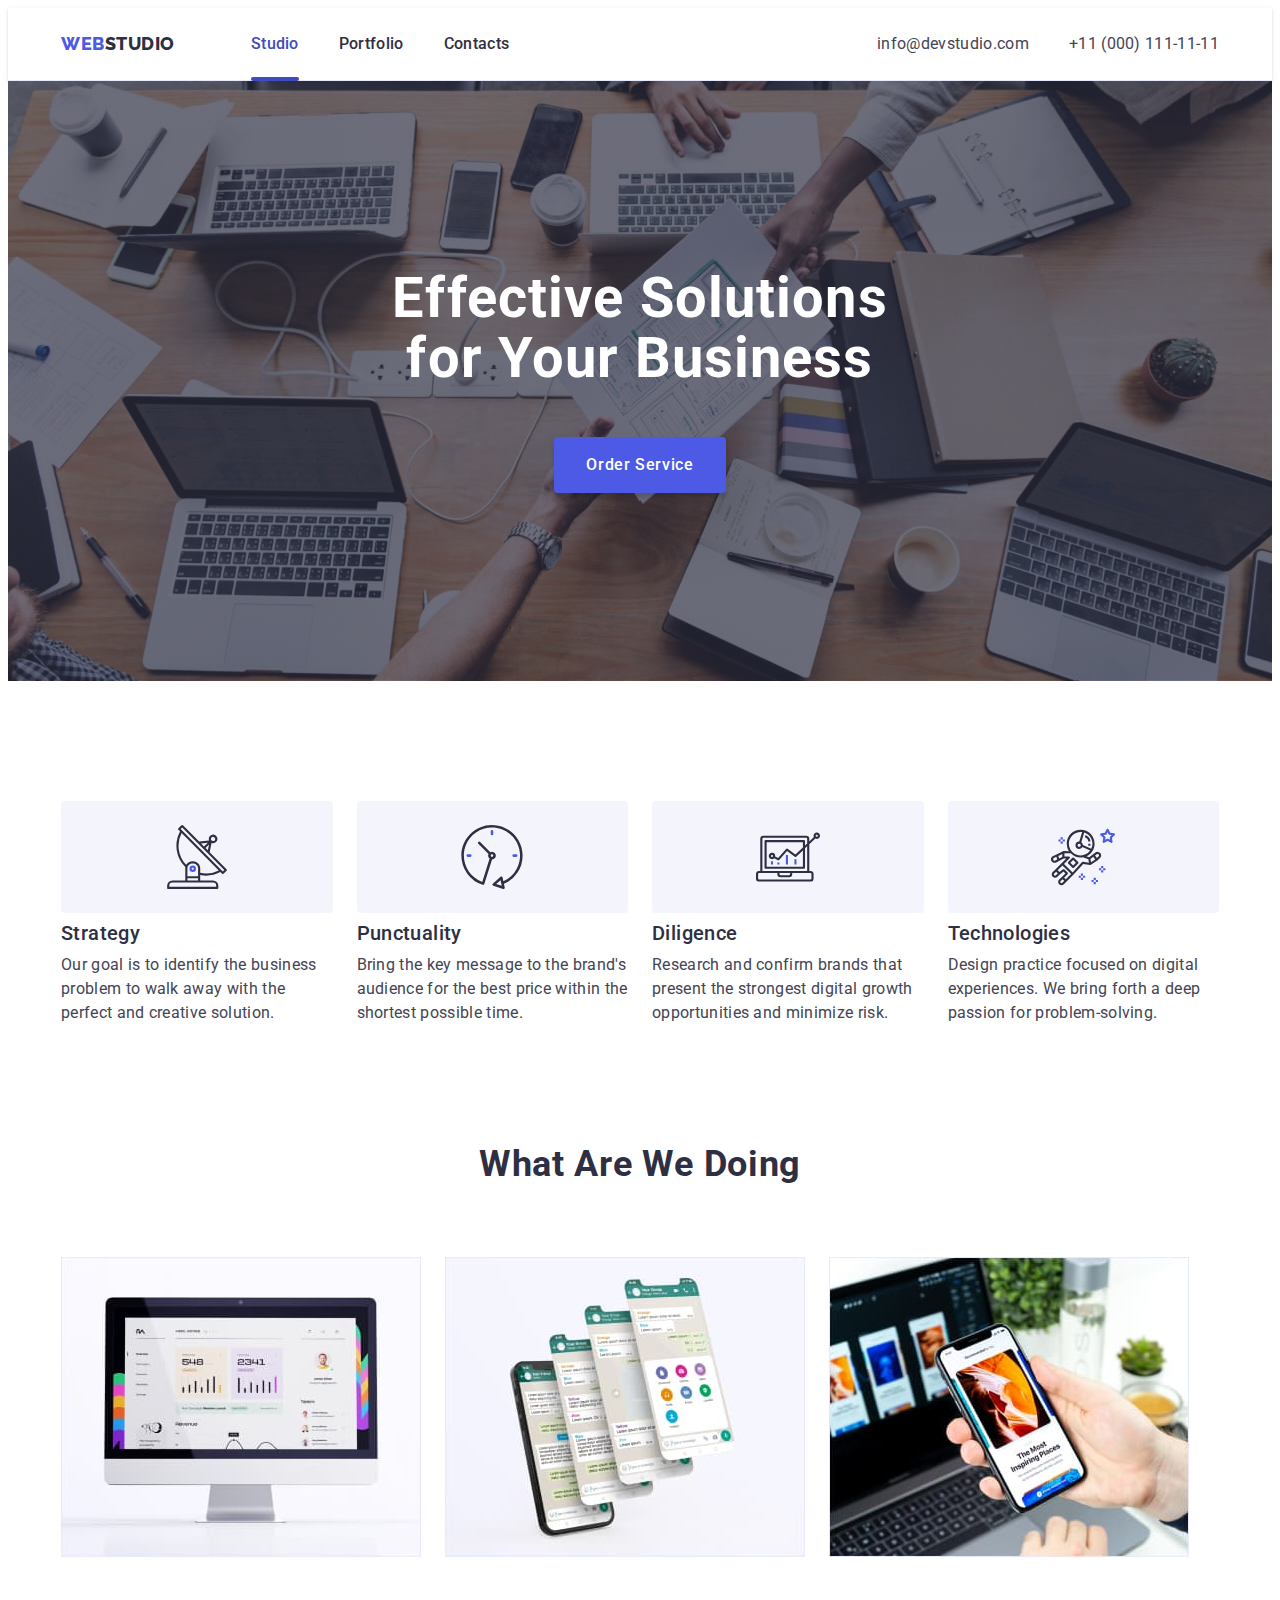
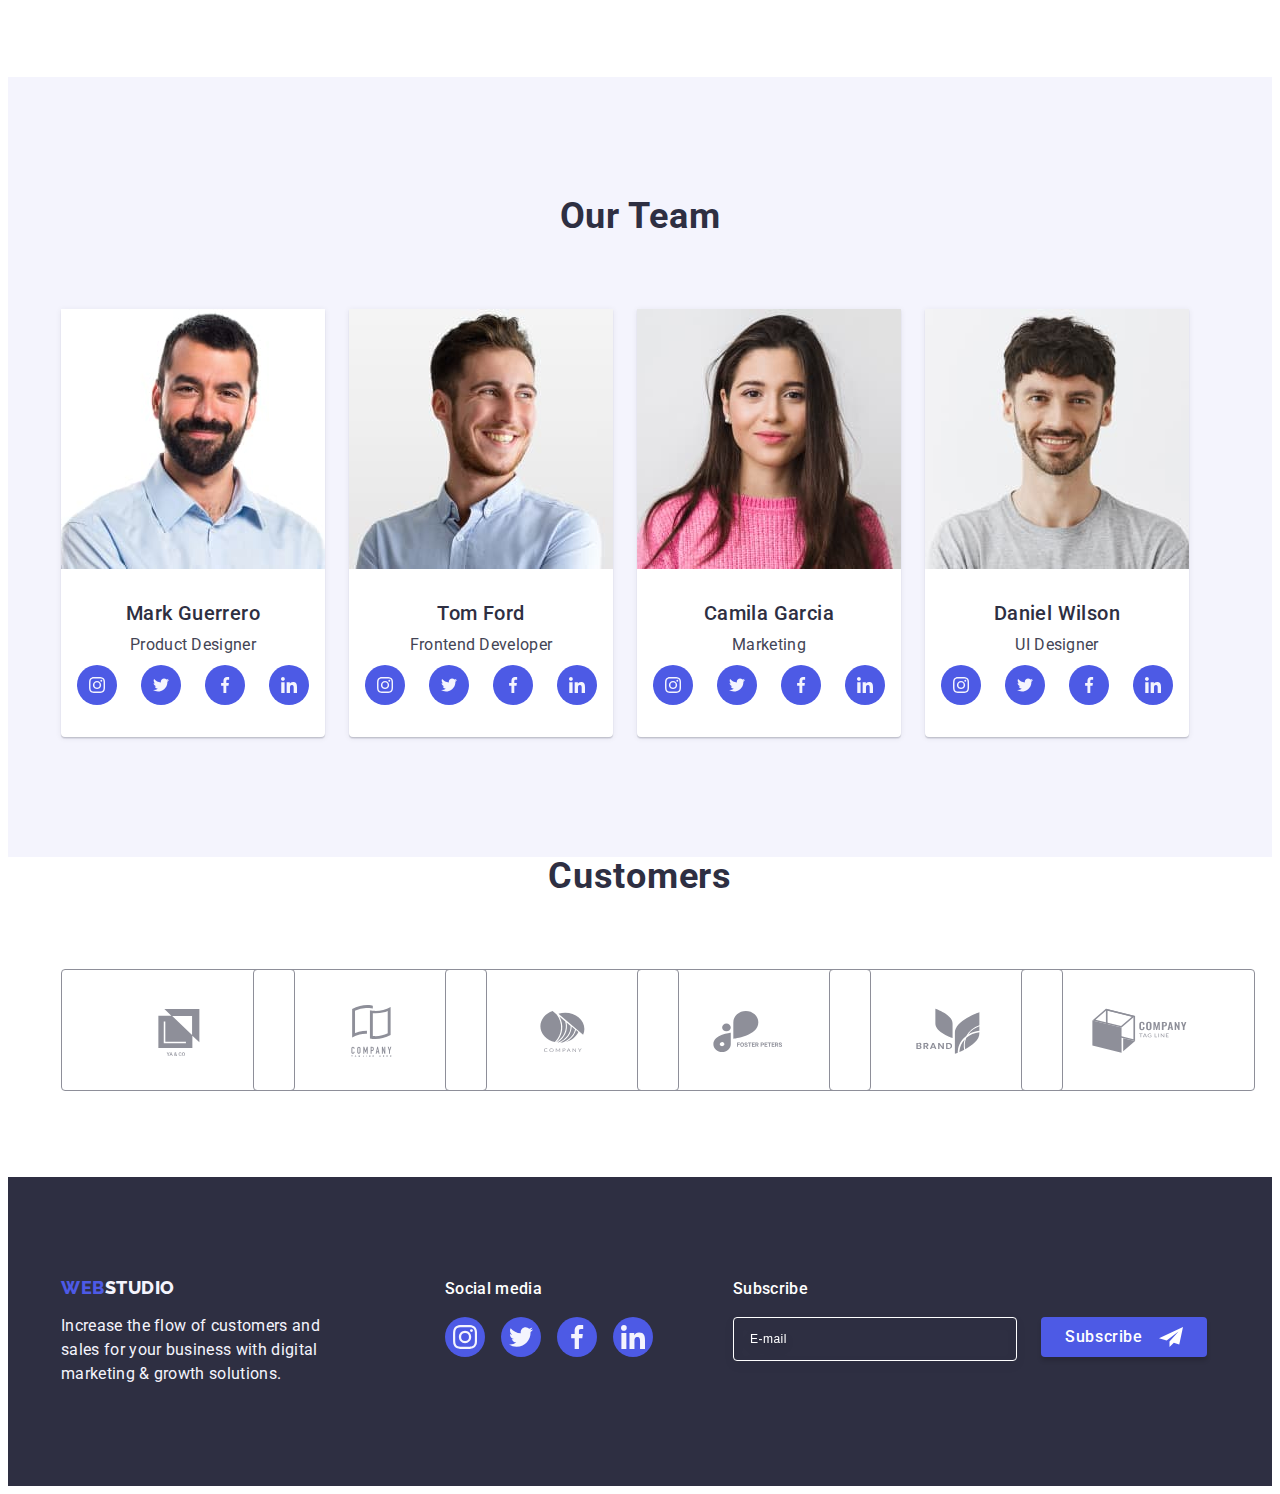
<file: index.html>
<!DOCTYPE html>
<html lang="en">
  <head>
    <meta charset="UTF-8" />
    <meta http-equiv="X-UA-Compatible" content="IE=edge" />
    <meta name="viewport" content="width=device-width, initial-scale=1.0" />
    <title>WebStudio</title>
    <link rel="preconnect" href="https://fonts.googleapis.com" />
    <link rel="preconnect" href="https://fonts.gstatic.com" crossorigin />
    <link
      href="https://fonts.googleapis.com/css2?family=Raleway:wght@800&family=Roboto:wght@400;500;700;900&display=swap"
      rel="stylesheet"
    />
    <link
      rel="stylesheet"
      href="https://cdnjs.cloudflare.com/ajax/libs/modern-normalize/2.0.0/modern-normalize.min.css"
      integrity="sha512-4xo8blKMVCiXpTaLzQSLSw3KFOVPWhm/TRtuPVc4WG6kUgjH6J03IBuG7JZPkcWMxJ5huwaBpOpnwYElP/m6wg=="
      crossorigin="anonymous"
      referrerpolicy="no-referrer"
    />
    <link rel="stylesheet" href="./css/styles.css" />
  </head>

  <body>
    <header class="header">
      <div class="container header-container">
        <nav class="header-nav">
          <a class="logo link" href="./index.html"
            >Web<span class="logo-header">Studio</span></a
          >
          <ul class="header-nav-list list">
            <li class="header-nav-item">
              <a class="header-nav-link link current" href="./index.html"
                >Studio</a
              >
            </li>
            <li class="header-nav-item">
              <a class="header-nav-link link" href="./portfolio.html"
                >Portfolio</a
              >
            </li>
            <li class="header-nav-item">
              <a class="header-nav-link link" href="">Contacts</a>
            </li>
          </ul>
        </nav>
        <address class="header-add">
          <ul class="header-add-list list">
            <li class="header-add-item">
              <a class="header-add-link link" href="mailto:info@devstudio.com"
                >info@devstudio.com</a
              >
            </li>
            <li class="header-add-item">
              <a class="header-add-link link" href="tel:+110001111111"
                >+11 (000) 111-11-11</a
              >
            </li>
          </ul>
        </address>
      </div>
    </header>

    <main>
      <section class="hero">
        <div class="container hero-container">
          <h1 class="hero-title">Effective Solutions for Your Business</h1>
          <button class="hero-btn" type="button" data-modal-open>
            Order Service
          </button>
        </div>
      </section>

      <section class="advantages">
        <div class="container advantages-container">
          <h2 class="advantages-title visually-hidden">Second section</h2>
          <ul class="advantages-list list">
            <li class="advantages-item">
              <div class="advantages-svg-block">
                <svg class="advantages-svg-icon" width="64" height="64">
                  <use href="./images/icons.svg#icon-antenna-1"></use>
                </svg>
              </div>
              <h3 class="advantages-item-title">Strategy</h3>
              <p class="advantages-item-text">
                Our goal is to identify the business problem to walk away with
                the perfect and creative solution.
              </p>
            </li>
            <li class="advantages-item">
              <div class="advantages-svg-block">
                <svg class="advantages-svg-icon" width="64" height="64">
                  <use href="./images/icons.svg#icon-clock-1"></use>
                </svg>
              </div>
              <h3 class="advantages-item-title">Punctuality</h3>
              <p class="advantages-item-text">
                Bring the key message to the brand's audience for the best price
                within the shortest possible time.
              </p>
            </li>
            <li class="advantages-item">
              <div class="advantages-svg-block">
                <svg class="advantages-svg-icon" width="64" height="64">
                  <use href="./images/icons.svg#icon-diagram-1"></use>
                </svg>
              </div>
              <h3 class="advantages-item-title">Diligence</h3>
              <p class="advantages-item-text">
                Research and confirm brands that present the strongest digital
                growth opportunities and minimize risk.
              </p>
            </li>
            <li class="advantages-item">
              <div class="advantages-svg-block">
                <svg class="advantages-svg-icon" width="64" height="64">
                  <use href="./images/icons.svg#icon-astronaut-1"></use>
                </svg>
              </div>
              <h3 class="advantages-item-title">Technologies</h3>
              <p class="advantages-item-text">
                Design practice focused on digital experiences. We bring forth a
                deep passion for problem-solving.
              </p>
            </li>
          </ul>
        </div>
      </section>

      <section class="picture">
        <div class="container">
          <h2 class="picture-title">What are we doing</h2>
          <ul class="picture-list list">
            <li class="picture-item">
              <img
                class="picture-img"
                src="./images/img-1.jpg"
                alt="desktop"
                width="360"
                height="300"
              />
            </li>
            <li class="picture-item">
              <img
                class="picture-img"
                src="./images/img-2.jpg"
                alt="mobile apps"
                width="360"
                height="300"
              />
            </li>
            <li class="picture-item">
              <img
                class="picture-img"
                src="./images/img-3.jpg"
                alt="mobile"
                width="360"
                height="300"
              />
            </li>
          </ul>
        </div>
      </section>

      <section class="team">
        <div class="container">
          <h2 class="team-title">Our Team</h2>
          <ul class="team-list list">
            <li class="team-item">
              <img
                class="team-img"
                src="./images/foto-1.jpg"
                alt="foto Mark Guerrero"
                width="264"
                height="260"
              />
              <div class="team-info">
                <h3 class="team-name">Mark Guerrero</h3>
                <p class="team-prof">Product Designer</p>
                <ul class="list social-list">
                  <li class="social-item">
                    <a class="link social-link" href="#">
                      <svg class="social-svg" width="16" height="16">
                        <use href="./images/icons.svg#icon-instagram-2"></use>
                      </svg>
                    </a>
                  </li>
                  <li class="social-item">
                    <a class="link social-link" href="#">
                      <svg class="social-svg" width="16" height="16">
                        <use href="./images/icons.svg#icon-twitter-1"></use>
                      </svg>
                    </a>
                  </li>
                  <li class="social-item">
                    <a class="link social-link" href="#">
                      <svg class="social-svg" width="16" height="16">
                        <use href="./images/icons.svg#icon-facebook-1"></use>
                      </svg>
                    </a>
                  </li>
                  <li class="social-item">
                    <a class="link social-link" href="#">
                      <svg class="social-svg" width="16" height="16">
                        <use href="./images/icons.svg#icon-linkedin-1"></use>
                      </svg>
                    </a>
                  </li>
                </ul>
              </div>
            </li>
            <li class="team-item">
              <img
                class="team-img"
                src="./images/foto-2.jpg"
                alt="foto Tom Ford"
                width="264"
                height="260"
              />
              <div class="team-info">
                <h3 class="team-name">Tom Ford</h3>
                <p class="team-prof">Frontend Developer</p>
                <ul class="list social-list">
                  <li class="social-item">
                    <a class="link social-link" href="#">
                      <svg class="social-svg" width="16" height="16">
                        <use href="./images/icons.svg#icon-instagram-2"></use>
                      </svg>
                    </a>
                  </li>
                  <li class="social-item">
                    <a class="link social-link" href="#">
                      <svg class="social-svg" width="16" height="16">
                        <use href="./images/icons.svg#icon-twitter-1"></use>
                      </svg>
                    </a>
                  </li>
                  <li class="social-item">
                    <a class="link social-link" href="#">
                      <svg class="social-svg" width="16" height="16">
                        <use href="./images/icons.svg#icon-facebook-1"></use>
                      </svg>
                    </a>
                  </li>
                  <li class="social-item">
                    <a class="link social-link" href="#">
                      <svg class="social-svg" width="16" height="16">
                        <use href="./images/icons.svg#icon-linkedin-1"></use>
                      </svg>
                    </a>
                  </li>
                </ul>
              </div>
            </li>
            <li class="team-item">
              <img
                class="team-img"
                src="./images/foto-3.jpg"
                alt="foto Camila Garcia"
                width="264"
                height="260"
              />
              <div class="team-info">
                <h3 class="team-name">Camila Garcia</h3>
                <p class="team-prof">Marketing</p>
                <ul class="list social-list">
                  <li class="social-item">
                    <a class="link social-link" href="#">
                      <svg class="social-svg" width="16" height="16">
                        <use href="./images/icons.svg#icon-instagram-2"></use>
                      </svg>
                    </a>
                  </li>
                  <li class="social-item">
                    <a class="link social-link" href="#">
                      <svg class="social-svg" width="16" height="16">
                        <use href="./images/icons.svg#icon-twitter-1"></use>
                      </svg>
                    </a>
                  </li>
                  <li class="social-item">
                    <a class="link social-link" href="#">
                      <svg class="social-svg" width="16" height="16">
                        <use href="./images/icons.svg#icon-facebook-1"></use>
                      </svg>
                    </a>
                  </li>
                  <li class="social-item">
                    <a class="link social-link" href="#">
                      <svg class="social-svg" width="16" height="16">
                        <use href="./images/icons.svg#icon-linkedin-1"></use>
                      </svg>
                    </a>
                  </li>
                </ul>
              </div>
            </li>
            <li class="team-item">
              <img
                class="team-img"
                src="./images/foto-4.jpg"
                alt="foto Daniel Wilson"
                width="264"
                height="260"
              />
              <div class="team-info">
                <h3 class="team-name">Daniel Wilson</h3>
                <p class="team-prof">UI Designer</p>
                <ul class="list social-list">
                  <li class="social-item">
                    <a class="link social-link" href="#">
                      <svg class="social-svg" width="16" height="16">
                        <use href="./images/icons.svg#icon-instagram-2"></use>
                      </svg>
                    </a>
                  </li>
                  <li class="social-item">
                    <a class="link social-link" href="#">
                      <svg class="social-svg" width="16" height="16">
                        <use href="./images/icons.svg#icon-twitter-1"></use>
                      </svg>
                    </a>
                  </li>
                  <li class="social-item">
                    <a class="link social-link" href="#">
                      <svg class="social-svg" width="16" height="16">
                        <use href="./images/icons.svg#icon-facebook-1"></use>
                      </svg>
                    </a>
                  </li>
                  <li class="social-item">
                    <a class="link social-link" href="#">
                      <svg class="social-svg" width="16" height="16">
                        <use href="./images/icons.svg#icon-linkedin-1"></use>
                      </svg>
                    </a>
                  </li>
                </ul>
              </div>
            </li>
          </ul>
        </div>
      </section>
      <section class="customers">
        <div class="container">
          <h2 class="customers-title">Customers</h2>
          <ul class="list customers-list">
            <li class="customers-item">
              <a class="link customers-link" href="#">
                <svg class="customers-svg" width="104" height="56">
                  <use href="./images/icons.svg#icon-Logo-1"></use>
                </svg>
              </a>
            </li>
            <li class="customers-item">
              <a class="link customers-link" href="#">
                <svg class="customers-svg" width="104" height="56">
                  <use href="./images/icons.svg#icon-Logo-2"></use>
                </svg>
              </a>
            </li>
            <li class="customers-item">
              <a class="link customers-link" href="#">
                <svg class="customers-svg" width="104" height="56">
                  <use href="./images/icons.svg#icon-Logo-3"></use>
                </svg>
              </a>
            </li>
            <li class="customers-item">
              <a class="link customers-link" href="#">
                <svg class="customers-svg" width="104" height="56">
                  <use href="./images/icons.svg#icon-Logo-4"></use>
                </svg>
              </a>
            </li>
            <li class="customers-item">
              <a class="link customers-link" href="#">
                <svg class="customers-svg" width="104" height="56">
                  <use href="./images/icons.svg#icon-Logo-5"></use>
                </svg>
              </a>
            </li>
            <li class="customers-item">
              <a class="link customers-link" href="#">
                <svg class="customers-svg" width="104" height="56">
                  <use href="./images/icons.svg#icon-Logo-6"></use>
                </svg>
              </a>
            </li>
          </ul>
        </div>
      </section>
    </main>

    <footer class="footer">
      <div class="container footer-container">
        <div class="footer-box">
          <a class="logo link" href="./index.html"
            >Web<span class="logo-footer">Studio</span></a
          >
          <p class="footer-text">
            Increase the flow of customers and sales for your business with
            digital marketing & growth solutions.
          </p>
        </div>
        <div class="footer-social-box">
          <p class="footer-social-title">Social media</p>
          <ul class="list footer-social-list">
            <li class="footer-social-item">
              <a class="link footer-social-link" href="#">
                <svg class="footer-social-svg" width="24" height="24">
                  <use href="./images/icons.svg#icon-instagram-2"></use>
                </svg>
              </a>
            </li>
            <li class="footer-social-item">
              <a class="link footer-social-link" href="#">
                <svg class="footer-social-svg" width="24" height="24">
                  <use href="./images/icons.svg#icon-twitter-1"></use>
                </svg>
              </a>
            </li>
            <li class="footer-social-item">
              <a class="link footer-social-link" href="#">
                <svg class="footer-social-svg" width="24" height="24">
                  <use href="./images/icons.svg#icon-facebook-1"></use>
                </svg>
              </a>
            </li>
            <li class="footer-social-item">
              <a class="link footer-social-link" href="#">
                <svg class="footer-social-svg" width="24" height="24">
                  <use href="./images/icons.svg#icon-linkedin-1"></use>
                </svg>
              </a>
            </li>
          </ul>
        </div>
        <div class="footer-form-container">
          <p class="footer-form-title">Subscribe</p>
          <form class="footer-form">
            <label class="footer-label" aria-label="footer email">
              <input
                type="email"
                name="footer-email"
                id="footer-email"
                placeholder="E-mail"
                class="footer-input"
              />
            </label>
            <button type="submit" class="footer-btn">
              Subscribe
              <svg class="footer-soc-icon" width="24" height="24">
                <use href="./images/icons.svg#icon-telegram"></use>
              </svg>
            </button>
          </form>
        </div>
      </div>
    </footer>

    <div class="backdrop is-hidden" data-modal>
      <div class="modal">
        <button type="button" class="modal-btn" data-modal-close>
          <svg class="modal-close-svg" width="8" height="8">
            <use href="./images/icons.svg#icon-close"></use>
          </svg>
        </button>
        <p class="modal-title">Leave your contacts and we will call you back</p>
        <form class="modal-form">
          <div class="modal-field">
            <label for="user-name" class="modal-label">Name</label>
            <div class="input-wrap">
              <input
                type="text"
                name="user-name"
                id="user-name"
                class="modal-input"
              />
              <svg class="input-icon" width="18" height="24">
                <use href="./images/icons.svg#icon-person-black"></use>
              </svg>
            </div>
          </div>
          <div class="modal-field">
            <label for="user-tel" class="modal-label">Phone</label>
            <div class="input-wrap">
              <input
                type="tel"
                name="user-tel"
                id="user-tel"
                class="modal-input"
              />
              <svg class="input-icon" width="18" height="24">
                <use href="./images/icons.svg#icon-phone-black"></use>
              </svg>
            </div>
          </div>
          <div class="modal-field">
            <label for="user-email" class="modal-label">Email</label>
            <div class="input-wrap">
              <input
                type="email"
                name="user-email"
                id="user-email"
                class="modal-input"
              />
              <svg class="input-icon" width="18" height="24">
                <use href="./images/icons.svg#icon-email-black"></use>
              </svg>
            </div>
          </div>
          <div class="modal-field">
            <label for="user-comment" class="modal-label">Comment</label>
            <textarea
              name="user-comment"
              id="user-comment"
              placeholder="Text input"
              class="modal-textarea"
            ></textarea>
          </div>
          <div class="modal-field modal-field-chexbox">
            <input
              type="checkbox"
              name="user-privacy"
              id="user-privacy"
              class="input-check visually-hidden"
              value="true"
            />
            <label for="user-privacy" class="check-text">
              <span class="user-privacy-check">
                <svg class="check-icon" width="10" height="8">
                  <use href="./images/icons.svg#icon-chek"></use>
                </svg>
              </span>
              I accept the terms and conditions of the&nbsp;
              <a class="user-privecy-link" href="">Privacy Policy</a>
            </label>
          </div>
          <button type="submit" class="modal-send-btn">Send</button>
        </form>
      </div>
    </div>
    <script src="./js/modal.js"></script>
  </body>
</html>
</file>
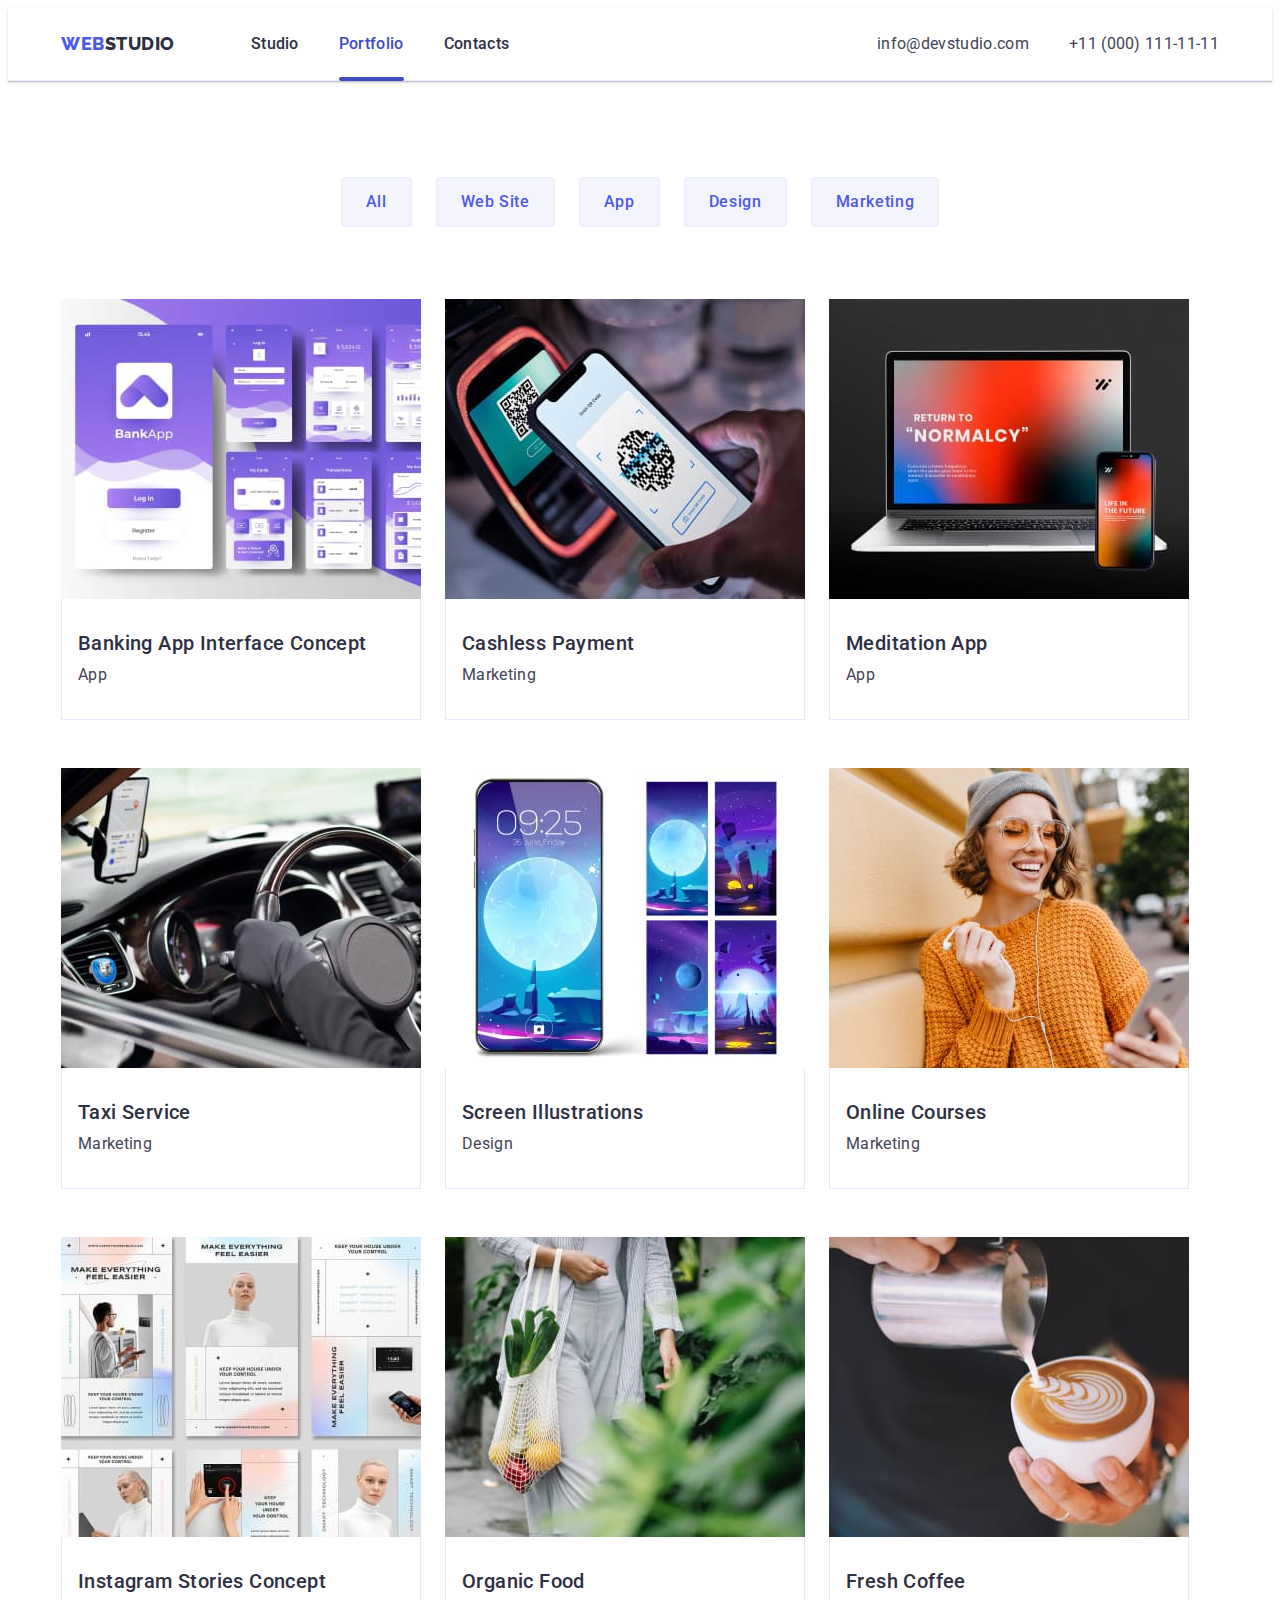
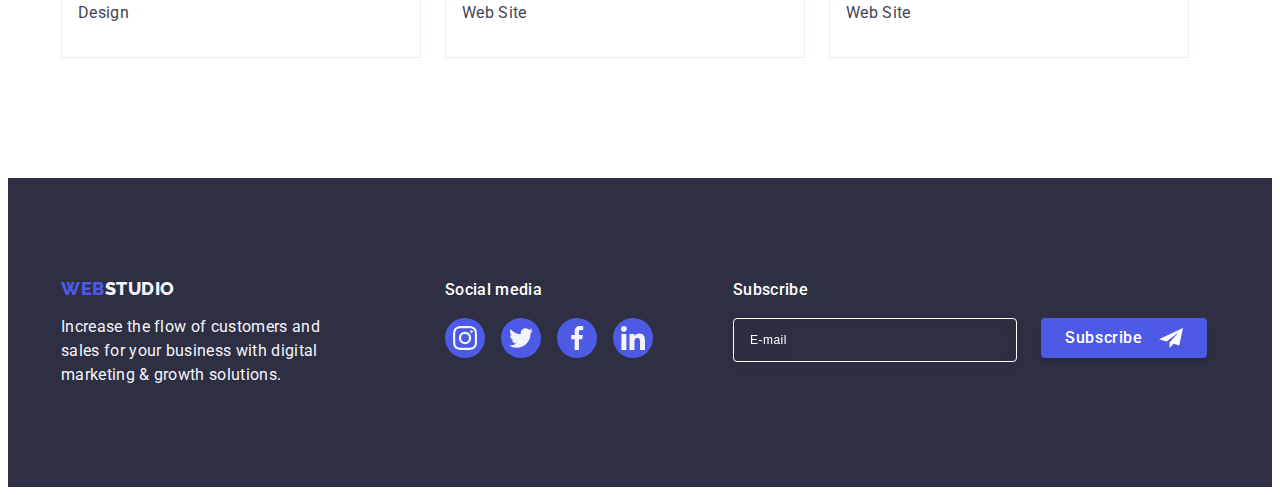
<file: portfolio.html>
<!DOCTYPE html>
<html lang="en">
  <head>
    <meta charset="UTF-8" />
    <meta http-equiv="X-UA-Compatible" content="IE=edge" />
    <meta name="viewport" content="width=device-width, initial-scale=1.0" />
    <title>Portfolio</title>
    <link rel="preconnect" href="https://fonts.googleapis.com" />
    <link rel="preconnect" href="https://fonts.gstatic.com" crossorigin />
    <link
      href="https://fonts.googleapis.com/css2?family=Raleway:wght@800&family=Roboto:wght@400;500;700;900&display=swap"
      rel="stylesheet"
    />
    <link
      rel="stylesheet"
      href="https://cdnjs.cloudflare.com/ajax/libs/modern-normalize/2.0.0/modern-normalize.min.css"
      integrity="sha512-4xo8blKMVCiXpTaLzQSLSw3KFOVPWhm/TRtuPVc4WG6kUgjH6J03IBuG7JZPkcWMxJ5huwaBpOpnwYElP/m6wg=="
      crossorigin="anonymous"
      referrerpolicy="no-referrer"
    />
    <link rel="stylesheet" href="./css/styles.css" />
  </head>

  <body>
    <header class="header">
      <div class="container header-container">
        <nav class="header-nav">
          <a class="logo link" href="./index.html"
            >Web<span class="logo-header">Studio</span></a
          >
          <ul class="header-nav-list list">
            <li class="header-nav-item">
              <a class="header-nav-link link" href="./index.html">Studio</a>
            </li>
            <li class="header-nav-item">
              <a class="header-nav-link link current" href="./portfolio.html"
                >Portfolio</a
              >
            </li>
            <li class="header-nav-item">
              <a class="header-nav-link link" href="">Contacts</a>
            </li>
          </ul>
        </nav>
        <address class="header-add">
          <ul class="header-add-list list">
            <li class="header-add-item">
              <a class="header-add-link link" href="mailto:info@devstudio.com"
                >info@devstudio.com</a
              >
            </li>
            <li class="header-add-item">
              <a class="header-add-link link" href="tel:+110001111111"
                >+11 (000) 111-11-11</a
              >
            </li>
          </ul>
        </address>
      </div>
    </header>

    <main>
      <section class="product">
        <div class="container app-container">
          <h1 class="visually-hidden">Product of company</h1>
          <ul class="filter-list list">
            <li class="filter-item">
              <button class="filter-btn" type="button">All</button>
            </li>
            <li class="filter-item">
              <button class="filter-btn" type="button">Web Site</button>
            </li>
            <li class="filter-item">
              <button class="filter-btn" type="button">App</button>
            </li>
            <li class="filter-item">
              <button class="filter-btn" type="button">Design</button>
            </li>
            <li class="filter-item">
              <button class="filter-btn" type="button">Marketing</button>
            </li>
          </ul>

          <ul class="product-list list">
            <li class="product-item">
              <a class="link product-link" href="">
                <div class="product-overlay-box">
                  <img
                    class="product-img"
                    src="./images/card-1.jpg"
                    alt="Exemple of banking app"
                    width="360"
                    height="300"
                  />
                  <p class="product-overlay-text">
                    14 Stylish and User-Friendly App Design Concepts · Task
                    Manager App · Calorie Tracker App · Exotic Fruit Ecommerce
                    App · Cloud Storage App
                  </p>
                </div>
                <div class="product-content">
                  <h2 class="product-title">Banking App Interface Concept</h2>
                  <p class="product-text">App</p>
                </div>
              </a>
            </li>
            <li class="product-item">
              <a class="link product-link" href="">
                <div class="product-overlay-box">
                  <img
                    class="product-img"
                    src="./images/card-2.jpg"
                    alt="exemple of cashless Payment"
                    width="360"
                    height="300"
                  />
                  <p class="product-overlay-text">
                    14 Stylish and User-Friendly App Design Concepts · Task
                    Manager App · Calorie Tracker App · Exotic Fruit Ecommerce
                    App · Cloud Storage App
                  </p>
                </div>
                <div class="product-content">
                  <h2 class="product-title">Cashless Payment</h2>
                  <p class="product-text">Marketing</p>
                </div>
              </a>
            </li>
            <li class="product-item">
              <a class="link product-link" href="">
                <div class="product-overlay-box">
                  <img
                    class="product-img"
                    src="./images/card-3.jpg"
                    alt="desktop and mobile with meditation app"
                    width="360"
                    height="300"
                  />
                  <p class="product-overlay-text">
                    14 Stylish and User-Friendly App Design Concepts · Task
                    Manager App · Calorie Tracker App · Exotic Fruit Ecommerce
                    App · Cloud Storage App
                  </p>
                </div>
                <div class="product-content">
                  <h2 class="product-title">Meditation App</h2>
                  <p class="product-text">App</p>
                </div>
              </a>
            </li>
            <li class="product-item">
              <a class="link product-link" href="">
                <div class="product-overlay-box">
                  <img
                    class="product-img"
                    src="./images/card-4.jpg"
                    alt="Taxi driver with app taxi service on the phone"
                    width="360"
                    height="300"
                  />
                  <p class="product-overlay-text">
                    14 Stylish and User-Friendly App Design Concepts · Task
                    Manager App · Calorie Tracker App · Exotic Fruit Ecommerce
                    App · Cloud Storage App
                  </p>
                </div>
                <div class="product-content">
                  <h2 class="product-title">Taxi Service</h2>
                  <p class="product-text">Marketing</p>
                </div>
              </a>
            </li>
            <li class="product-item">
              <a class="link product-link" href="">
                <div class="product-overlay-box">
                  <img
                    class="product-img"
                    src="./images/card-5.jpg"
                    alt="Screen Illustrations exemple picture"
                    width="360"
                    height="300"
                  />
                  <p class="product-overlay-text">
                    14 Stylish and User-Friendly App Design Concepts · Task
                    Manager App · Calorie Tracker App · Exotic Fruit Ecommerce
                    App · Cloud Storage App
                  </p>
                </div>
                <div class="product-content">
                  <h2 class="product-title">Screen Illustrations</h2>
                  <p class="product-text">Design</p>
                </div>
              </a>
            </li>
            <li class="product-item">
              <a class="link product-link" href="">
                <div class="product-overlay-box">
                  <img
                    class="product-img"
                    src="./images/card-6.jpg"
                    alt="Happt girl with a phone"
                    width="360"
                    height="300"
                  />
                  <p class="product-overlay-text">
                    14 Stylish and User-Friendly App Design Concepts · Task
                    Manager App · Calorie Tracker App · Exotic Fruit Ecommerce
                    App · Cloud Storage App
                  </p>
                </div>
                <div class="product-content">
                  <h2 class="product-title">Online Courses</h2>
                  <p class="product-text">Marketing</p>
                </div>
              </a>
            </li>
            <li class="product-item">
              <a class="link product-link" href="">
                <div class="product-overlay-box">
                  <img
                    class="product-img"
                    src="./images/card-7.jpg"
                    alt="Instagram Stories Concept"
                    width="360"
                    height="300"
                  />
                  <p class="product-overlay-text">
                    14 Stylish and User-Friendly App Design Concepts · Task
                    Manager App · Calorie Tracker App · Exotic Fruit Ecommerce
                    App · Cloud Storage App
                  </p>
                </div>
                <div class="product-content">
                  <h2 class="product-title">Instagram Stories Concept</h2>
                  <p class="product-text">Design</p>
                </div>
              </a>
            </li>
            <li class="product-item">
              <a class="link product-link" href="">
                <div class="product-overlay-box">
                  <img
                    class="product-img"
                    src="./images/card-8.jpg"
                    alt="Bag with vegetables"
                    width="360"
                    height="300"
                  />
                  <p class="product-overlay-text">
                    14 Stylish and User-Friendly App Design Concepts · Task
                    Manager App · Calorie Tracker App · Exotic Fruit Ecommerce
                    App · Cloud Storage App
                  </p>
                </div>
                <div class="product-content">
                  <h2 class="product-title">Organic Food</h2>
                  <p class="product-text">Web Site</p>
                </div>
              </a>
            </li>
            <li class="product-item">
              <a class="link product-link" href="">
                <div class="product-overlay-box">
                  <img
                    class="product-img"
                    src="./images/card-9.jpg"
                    alt="A man makes a cappuccino"
                    width="360"
                    height="300"
                  />
                  <p class="product-overlay-text">
                    14 Stylish and User-Friendly App Design Concepts · Task
                    Manager App · Calorie Tracker App · Exotic Fruit Ecommerce
                    App · Cloud Storage App
                  </p>
                </div>
                <div class="product-content">
                  <h2 class="product-title">Fresh Coffee</h2>
                  <p class="product-text">Web Site</p>
                </div>
              </a>
            </li>
          </ul>
        </div>
      </section>
    </main>

    <footer class="footer">
      <div class="container footer-container">
        <div class="footer-box">
          <a class="logo link" href="./index.html"
            >Web<span class="logo-footer">Studio</span></a
          >
          <p class="footer-text">
            Increase the flow of customers and sales for your business with
            digital marketing & growth solutions.
          </p>
        </div>
        <div class="footer-social-box">
          <p class="footer-social-title">Social media</p>
          <ul class="list footer-social-list">
            <li class="footer-social-item">
              <a class="link footer-social-link" href="#">
                <svg class="footer-social-svg" width="24" height="24">
                  <use href="./images/icons.svg#icon-instagram-2"></use>
                </svg>
              </a>
            </li>
            <li class="footer-social-item">
              <a class="link footer-social-link" href="#">
                <svg class="footer-social-svg" width="24" height="24">
                  <use href="./images/icons.svg#icon-twitter-1"></use>
                </svg>
              </a>
            </li>
            <li class="footer-social-item">
              <a class="link footer-social-link" href="#">
                <svg class="footer-social-svg" width="24" height="24">
                  <use href="./images/icons.svg#icon-facebook-1"></use>
                </svg>
              </a>
            </li>
            <li class="footer-social-item">
              <a class="link footer-social-link" href="#">
                <svg class="footer-social-svg" width="24" height="24">
                  <use href="./images/icons.svg#icon-linkedin-1"></use>
                </svg>
              </a>
            </li>
          </ul>
        </div>
        <div class="footer-form-container">
          <p class="footer-form-title">Subscribe</p>
          <form class="footer-form">
            <label class="footer-label" aria-label="footer email">
              <input
                type="email"
                name="footer-email"
                id="footer-email"
                placeholder="E-mail"
                class="footer-input"
              />
            </label>
            <button type="submit" class="footer-btn">
              Subscribe
              <svg class="footer-soc-icon" width="24" height="24">
                <use href="./images/icons.svg#icon-telegram"></use>
              </svg>
            </button>
          </form>
        </div>
      </div>
    </footer>
  </body>
</html>
</file>
<file: css/styles.css>
:root {
    --main-color: #2E2F42;
    --main-text-color: #434455;
    --primery-color: #4D5AE5;
    --active-color: #404BBF;
    --border-color: #E7E9FC;
    --light-bg-color: #F4F4FD;
    --white-color: #FFFFFF;


}

body {
    font-family: "Roboto",
        sans-serif;
    color: var(--main-text-color);
    background-color: var(--white-color);
}

h1,
h2,
h3,
h4,
h5,
h6,
p {
    margin: 0;
}

img {
    display: block;
}

.link {
    text-decoration: none;
    transition: color 250ms cubic-bezier(0.4, 0, 0.2, 1);
}

.link:hover,
.link:focus {
    color: var(--active-color);
}

.list {
    list-style: none;
    padding-left: 0;
    margin: 0;
}

.container {
    width: 100%;
    max-width: 1158px;
    padding-left: 15px;
    padding-right: 15px;
    margin: 0 auto;
}

.visually-hidden {
    position: absolute;
    width: 1px;
    height: 1px;
    margin: -1px;
    border: 0;
    padding: 0;

    white-space: nowrap;
    clip-path: inset(100%);
    clip: rect(0 0 0 0);
    overflow: hidden;
}

/** HEADER**/

.header {
    border-bottom: 1px solid var(--border-color);
    padding: 0 15px;
    box-shadow: 0px 2px 1px rgba(46, 47, 66, 0.08), 0px 1px 1px rgba(46, 47, 66, 0.16), 0px 1px 6px rgba(46, 47, 66, 0.08);
}

.header-container {
    display: flex;
    justify-content: space-between;
    align-items: center;

}

.header-nav {
    display: flex;
    align-items: center;

}

.logo {
    font-family: 'Raleway', sans-serif;
    font-weight: 800;
    font-size: 18px;
    line-height: 1.17;
    letter-spacing: 0.03em;
    color: var(--primery-color);
    text-transform: uppercase;
    margin-right: 76px;
}

.logo-header {
    color: var(--main-color);
}

.header-nav-list {
    display: flex;
    gap: 40px;
}

.header-nav-item {}


.header-nav-link {
    display: block;
    font-weight: 500;
    font-size: 16px;
    line-height: 1.5;
    letter-spacing: 0.02em;
    color: var(--main-color);
    padding: 24px 0;
    transition: color 250ms cubic-bezier(0.4, 0, 0.2, 1);
}

.header-add {
    font-style: normal;

}

.header-add-list {
    display: flex;
    gap: 40px;
}

.header-add-item {}

.header-add-link {
    font-size: 16px;
    line-height: 1.5;
    letter-spacing: 0.02em;
    color: var(--main-text-color);
    transition: color 250ms cubic-bezier(0.4, 0, 0.2, 1);
}

.header-nav-link:active,
.header-add-link:active,
.header-nav-link:hover,
.header-add-link:hover,
.header-add-link:focus,
.header-nav-link:focus {
    color: var(--active-color);
}

.current {
    position: relative;
    color: var(--active-color);
}

.current::after {
    content: '';
    position: absolute;
    left: 0;
    bottom: -1px;
    width: 100%;
    height: 4px;
    border-radius: 2px;
    background-color: var(--active-color);
}

/**HERO**/

.hero {
    background-color: var(--main-color);
    padding-top: 188px;
    padding-bottom: 188px;
    background-image: linear-gradient(rgba(46, 47, 66, 0.7), rgba(46, 47, 66, 0.7)), url(../images/people-office.jpg);
    background-repeat: no-repeat;
    background-size: cover;
    max-width: 1440px;
    margin: 0 auto;
    background-position: center;
}

.hero-container {
    display: flex;
    flex-direction: column;
    align-items: center;


}

.hero-title {
    font-size: 56px;
    line-height: 1.07;
    letter-spacing: 0.02em;
    text-align: center;
    color: var(--white-color);
    max-width: 496px;
    margin-bottom: 48px;
}

.hero-btn {
    font-family: inherit;
    min-width: 169px;
    height: 56px;
    font-weight: 500;
    font-size: 16px;
    line-height: 1.5;
    letter-spacing: 0.04em;
    color: var(--white-color);
    background-color: var(--primery-color);
    cursor: pointer;
    padding: 16px 32px;
    border: none;
    border-radius: 4px;
    box-shadow: 0px 4px 4px rgba(0, 0, 0, 0.15);
    transition: background-color 250ms cubic-bezier(0.4, 0, 0.2, 1);
}

.hero-btn:hover,
.hero-btn:focus {
    background-color: var(--active-color);
}

/**ADVANTAGES**/

.advantages {
    padding: 120px 0;
}

.advantages-container {}

.advantages-title {}

.advantages-list {
    display: flex;
    gap: 24px;
}

.advantages-item {
    flex-basis: calc((100% - 3 * 24px) / 4);
}

.advantages-svg-block {
    display: flex;
    background-color: var(--light-bg-color);
    justify-content: center;
    align-items: center;
    padding: 24px 100px;
    margin-bottom: 8px;
    border-radius: 4px;
}

.advantages-svg-icon {}

.advantages-item-title {
    font-weight: 500;
    font-size: 20px;
    line-height: 1.2;
    letter-spacing: 0.02em;
    color: var(--main-color);
    margin-bottom: 8px;
}

.advantages-item-text {
    font-size: 16px;
    line-height: 1.5;
    letter-spacing: 0.02em;
    color: var(--main-text-color);
}

/**WHAT WE DO**/

.picture {
    padding-bottom: 120px;
}

.picture-title {
    text-align: center;
    font-size: 36px;
    line-height: 1.11;
    letter-spacing: 0.02em;
    text-transform: capitalize;
    color: var(--main-color);
    margin-bottom: 72px;
}

.picture-list {
    display: flex;
    gap: 24px;
}

.picture-item {}

.picture-img {}

/**TEAM**/

.team {
    background-color: var(--light-bg-color);
    padding-top: 120px;
    padding-bottom: 120px;
}

.team-title {
    text-align: center;
    font-size: 36px;
    line-height: 1.11;
    letter-spacing: 0.02em;
    text-transform: capitalize;
    color: var(--main-color);
    margin-bottom: 72px;

}

.team-list {
    display: flex;
    gap: 24px;
}

.team-item {
    display: flex;
    flex-direction: column;

    min-width: 264px;
    min-height: 388px;
    align-items: center;
    box-shadow: 0px 1px 6px rgba(46, 47, 66, 0.08), 0px 1px 1px rgba(46, 47, 66, 0.16), 0px 2px 1px rgba(46, 47, 66, 0.08);
    border-radius: 0px 0px 4px 4px;
    background-color: var(--white-color);
}

.team-img {}

.team-info {
    display: flex;
    flex-direction: column;
    padding: 32px 0px;
    align-items: center;
}

.team-name {
    font-weight: 500;
    font-size: 20px;
    line-height: 1.2;
    letter-spacing: 0.02em;
    color: var(--main-color);
    margin-bottom: 8px;
    text-align: center;
}

.team-prof {
    font-size: 16px;
    line-height: 1.5;
    letter-spacing: 0.02em;
    color: var(--main-text-color);
    text-align: center;
    margin-bottom: 8px;
}

.social-list {
    display: flex;
    gap: 24px;
    justify-content: center;
}

.social-item {
    width: 40px;
    height: 40px;

}

.social-link {
    width: 100%;
    height: 100%;
    display: flex;
    align-items: center;
    justify-content: center;
    background-color: var(--primery-color);
    border-radius: 50%;
    transition: background-color 250ms cubic-bezier(0.4, 0, 0.2, 1);

}

.social-link:hover,
.social-link:focus {
    background-color: var(--active-color);
}

.social-svg {

    fill: var(--light-bg-color);
}


*/

/**CUSTOMERS**/
.customers {
    padding-top: 120px;
    padding-bottom: 120px;
}

.customers-title {
    text-align: center;
    font-size: 36px;
    line-height: 1.11;
    letter-spacing: 0.02em;
    text-transform: capitalize;
    color: var(--main-color);
    margin-bottom: 72px;
}

.customers-list {
    display: flex;
    gap: 24px;
    margin-bottom: 120px;
}

.customers-item {
    display: inline-block;
    height: 88px;
    width: 168px;
}

.customers-link {
    width: 100%;
    height: 100%;
    display: flex;
    align-items: center;
    justify-content: center;
    padding: 16px 32px;
    color: #8E8F99;
    border: 1px solid #8E8F99;
    border-radius: 4px;
    transition: color 250ms cubic-bezier(0.4, 0, 0.2, 1), border-color 250ms cubic-bezier(0.4, 0, 0.2, 1);
}

.customers-link:hover,
.customers-link:focus {
    border-color: var(--active-color);
}

.customers-link svg {
    fill: currentColor;
}


.customers-link:hover .customers-svg,
.customers-link:focus .customers-svg {
    fill: var(--active-color);
}

/**FOOTER**/

.footer {
    background-color: var(--main-color);
    padding: 100px 0;

}

.footer-container {
    display: flex;
    /* gap: 120px; */
    align-items: baseline;
}

.footer-box {
    margin-right: 120px;
}

.footer-box a {
    display: inline-block;
    margin-bottom: 16px;
}

.logo-footer {
    color: var(--light-bg-color);
}

.footer-text {

    font-size: 16px;
    line-height: 1.5;
    letter-spacing: 0.02em;
    color: var(--light-bg-color);
    max-width: 264px;
}

.footer-social-box {
    display: flex;
    flex-direction: column;
    margin-right: 80px;

}

.footer-social-title {
    font-weight: 500;
    font-size: 16px;
    line-height: 1.5;
    letter-spacing: 0.02em;
    color: var(--white-color);
    margin-bottom: 16px;
    left: 0;
}

.footer-social-list {
    display: flex;
    gap: 16px;
}

.footer-social-item {

    width: 40px;
    height: 40px;
}

.footer-social-link {
    width: 100%;
    height: 100%;
    display: flex;
    align-items: center;
    justify-content: center;
    background-color: var(--primery-color);
    border-radius: 50%;
    transition: background-color 250ms cubic-bezier(0.4, 0, 0.2, 1);
}

.footer-social-link:hover,
.footer-social-link:focus {
    background-color: #31d0aa;
}

.footer-social-link svg {
    fill: var(--light-bg-color);
}

.footer-form {
    display: flex;
    gap: 24px;
}

.footer-form-title {
    font-weight: 500;
    font-size: 16px;
    line-height: 1.5;
    letter-spacing: 0.02em;
    color: var(--white-color);
    margin-bottom: 16px;
}

.footer-input {
    width: 264px;
    height: 40px;
    font-size: 12px;
        line-height: 1.5;
        letter-spacing: 0.04em;
    border: 1px solid var(--white-color);
    border-radius: 4px;
    filter: drop-shadow(0px 4px 4px rgba(0, 0, 0, 0.15));
    background-color: transparent;
    color: var(--white-color);
    padding-left: 16px;

}

.footer-input::placeholder {
    font-size: 12px;
    line-height: 2;
    letter-spacing: 0.04em;
    color: var(--white-color);
}

.footer-btn {
    font-family: inherit;
    min-width: 165px;
    height: 40px;
    font-weight: 500;
    font-size: 16px;
    line-height: 1.5;
    letter-spacing: 0.04em;
    color: var(--white-color);
    fill: var(--white-color);
    background-color: var(--primery-color);
    cursor: pointer;
    padding: 8px 24px;
    border: none;
    border-radius: 4px;
    box-shadow: 0px 4px 4px rgba(0, 0, 0, 0.15);
    transition: background-color 250ms cubic-bezier(0.4, 0, 0.2, 1);
    display: flex;
    align-items: center;
    justify-content: center;

}

.footer-btn:hover,
.footer-btn:focus {
    background-color: var(--active-color);
}

.footer-soc-icon {
    margin-left: 16px;
}

/**---------PORTFOLIO-----------**/

/**PRODUCT**/

.filter-list {
    display: flex;
    justify-content: center;
    gap: 24px;
    margin-bottom: 72px;
}

.filter-item {}

.filter-btn {
    font-family: inherit;
    font-weight: 500;
    font-size: 16px;
    line-height: 1.5;
    letter-spacing: 0.04em;
    color: var(--primery-color);
    cursor: pointer;
    background-color: var(--light-bg-color);
    border: 1px solid var(--border-color);
    border-radius: 4px;
    padding: 12px 24px;
    transition: color 250ms cubic-bezier(0.4, 0, 0.2, 1),
        background-color 250ms cubic-bezier(0.4, 0, 0.2, 1),
        border-color 250ms cubic-bezier(0.4, 0, 0.2, 1),
        box-shadow 250ms cubic-bezier(0.4, 0, 0.2, 1);
}

.filter-btn:hover,
.filter-btn:focus {
    color: var(--white-color);
    background-color: var(--active-color);
    border-color: transparent;
    box-shadow: 0px 3px 1px rgba(0, 0, 0, 0.1), 0px 2px 1px rgba(0, 0, 0, 0.08), 0px 2px 2px rgba(0, 0, 0, 0.12);
}

.product {
    padding-top: 96px;
    padding-bottom: 120px;
}

.product-list {
    display: flex;
    flex-wrap: wrap;
    gap: 24px;
    row-gap: 48px;
}

.product-item {
    display: block;
    transition: box-shadow 250ms cubic-bezier(0.4, 0, 0.2, 1);
}

.product-item:hover {
    box-shadow: 0px 1px 6px rgba(46, 47, 66, 0.08), 0px 1px 1px rgba(46, 47, 66, 0.16), 0px 2px 1px rgba(46, 47, 66, 0.08);
}

.product-link {
    position: relative;
    display: block;
    transition: box-shadow 250ms cubic-bezier(0.4, 0, 0.2, 1);
}

.product-link:hover,
.product-link:focus {
    box-shadow: 0px 1px 6px rgba(46, 47, 66, 0.08), 0px 1px 1px rgba(46, 47, 66, 0.16), 0px 2px 1px rgba(46, 47, 66, 0.08);
}

.product-overlay-box {
    position: relative;
    overflow: hidden;
}

.product-img {}

.product-overlay-text {
    position: absolute;
    top: 0;
    font-size: 16px;
    line-height: 1.5;
    letter-spacing: 0.02em;
    color: var(--light-bg-color);
    background-color: var(--primery-color);
    padding: 40px 32px;
    width: 100%;
    height: 100%;
    transform: translateY(100%);
    transition: transform 250ms cubic-bezier(0.4, 0, 0.2, 1);
}

.product-link:hover .product-overlay-text,
.product-link:focus .product-overlay-text {
    transform: translateY(0%);
}

.product-content {
    padding: 32px 16px;
    border: 1px solid var(--border-color);
    border-top: none;
}

.product-title {
    font-weight: 500;
    font-size: 20px;
    line-height: 1.2;
    letter-spacing: 0.02em;
    color: var(--main-color);
    margin-bottom: 8px;
}

.product-text {
    font-size: 16px;
    line-height: 1.5;
    letter-spacing: 0.02em;
    color: var(--main-text-color);
}

/**MODAL**/

.backdrop {
    position: fixed;
    top: 0;
    z-index: 999;
    width: 100vw;
    height: 100vh;
    background-color: rgba(46, 47, 66, 0.4);
    transition: opacity 250ms cubic-bezier(0.4, 0, 0.2, 1), visibility 250ms cubic-bezier(0.4, 0, 0.2, 1);
}

.modal {
    position: absolute;
    top: 50%;
    left: 50%;
    transform: translate(-50%, -50%) rotate(0);
    transition: transform 250ms cubic-bezier(0.4, 0, 0.2, 1);
    width: 408px;
    min-height: 584px;
    background-color: #FCFCFC;
    box-shadow: 0px 1px 1px rgba(0, 0, 0, 0.14), 0px 1px 3px rgba(0, 0, 0, 0.12), 0px 2px 1px rgba(0, 0, 0, 0.2);
    border-radius: 4px;
    padding: 72px 24px 24px;
}

.backdrop.is-hidden .modal {
    transform: translate(-50%, -50%) rotate(-360deg);
}

.modal-btn {
    position: absolute;
    display: flex;
    right: 24px;
    top: 24px;
    width: 24px;
    height: 24px;
    border: 1px solid rgba(0, 0, 0, 0.1);
    background-color: var(--border-color);
    border-radius: 50%;
    cursor: pointer;
    padding: 0;
    align-items: center;
    justify-content: center;
    transition: background-color 250ms cubic-bezier(0.4, 0, 0.2, 1), border 250ms cubic-bezier(0.4, 0, 0.2, 1);
}

.modal-btn:hover,
.modal-btn:focus {
    background-color: var(--active-color);
    border: none;
}

.modal-btn svg {
    fill: var(--main-color);
    transition: fill 250ms cubic-bezier(0.4, 0, 0.2, 1);
}

.modal-btn:hover svg,
.modal-btn:focus svg {
    fill: var(--white-color);
}

.is-hidden {
    visibility: hidden;
    opacity: 0;
    pointer-events: none;
}

.modal-title {
    font-weight: 500;
    font-size: 16px;
    line-height: 1.5;
    text-align: center;
    letter-spacing: 0.02em;
    margin-bottom: 16px;
    color: var(--main-color);
}

.modal-form {}

.modal-field {
    margin-bottom: 8px;
}

.modal-field:nth-child(4) {
    margin-bottom: 16px;
}

.modal-label {
    font-size: 12px;
    line-height: 1.17;
    letter-spacing: 0.04em;
    color: #8E8F99;
    margin-bottom: 4px;
    display: block;
}

.input-wrap {
    position: relative;
    margin-bottom: 16px;
}

.modal-input {
    width: 100%;
    height: 40px;
    border: 1px solid rgba(46, 47, 66, 0.4);
    border-radius: 4px;
    background-color: transparent;
    padding-left: 38px;
    padding-right: 24px;
    font-size: 12px;
    line-height: 1/17;
    letter-spacing: 0.04em;
    color: rgba(46, 47, 66, 0.4);
    outline: transparent;
    transition: border-color 250ms cubic-bezier(0.4, 0, 0.2, 1);
}

.modal-input:focus,
.modal-textarea:focus {
    border-color: var(--primery-color);
}

.modal-input:focus+.input-icon {
    fill: var(--primery-color);
}

.input-icon {
    position: absolute;
    left: 16px;
    top: 50%;
    transform: translateY(-50%);
    transition: fill 250ms cubic-bezier(0.4, 0, 0.2, 1);
}

.modal-textarea {
    width: 100%;
    height: 120px;
    border: 1px solid rgba(46, 47, 66, 0.4);
    border-radius: 4px;
    background-color: transparent;
    padding: 8px 16px;
    font-size: 12px;
    line-height: 1.17;
    letter-spacing: 0.04em;
    color: rgba(46, 47, 66, 0.4);
    outline: transparent;
    resize: none;
    transition: border-color 250ms cubic-bezier(0.4, 0, 0.2, 1);
}

.modal-textarea::placeholder {
    font-size: 12px;
    line-height: 1.17;
    letter-spacing: 0.04em;
    color: rgba(46, 47, 66, 0.4);
}

.modal-field-chexbox {
    margin-bottom: 24px;
}

.check-text {
    font-size: 12px;
    line-height: 1.17;
    letter-spacing: 0.04em;
    color: #8E8F99;

    align-items: center;
}

.user-privacy-check {
    display: inline-flex;
}

.user-privecy-link {
    color: var(--primery-color);
    text-decoration: underline;
}

.input-check:checked+.check-text span {
    background-color: var(--active-color);
    border: none;
    fill: var(--light-bg-color);
}

.input-check:focus+.check-text span {
    border-color: var(--active-color);
}

.check-icon {}

.check-text span {
    width: 16px;
    height: 16px;
    border: 1px solid rgba(46, 47, 66, 0.4);
    border-radius: 2px;
    margin-right: 8px;
    display: inline-flex;
    align-items: center;
    justify-content: center;
    fill: transparent;
    transition: background-color 250ms cubic-bezier(0.4, 0, 0.2, 1), border 250ms cubic-bezier(0.4, 0, 0.2, 1), fill 250ms cubic-bezier(0.4, 0, 0.2, 1);
}

.modal-send-btn {
    font-family: inherit;
    min-width: 169px;
    height: 56px;
    font-weight: 500;
    font-size: 16px;
    line-height: 1.5;
    letter-spacing: 0.04em;
    color: var(--white-color);
    background-color: var(--primery-color);
    cursor: pointer;
    display: block;
    margin: 24px auto 0;
    padding: 16px 32px;
    border: none;
    border-radius: 4px;
    box-shadow: 0px 4px 4px rgba(0, 0, 0, 0.15);
    transition: background-color 250ms cubic-bezier(0.4, 0, 0.2, 1);
}

.modal-send-btn:hover,
.modal-send-btn:focus {
    background-color: var(--active-color);
}
</file>
